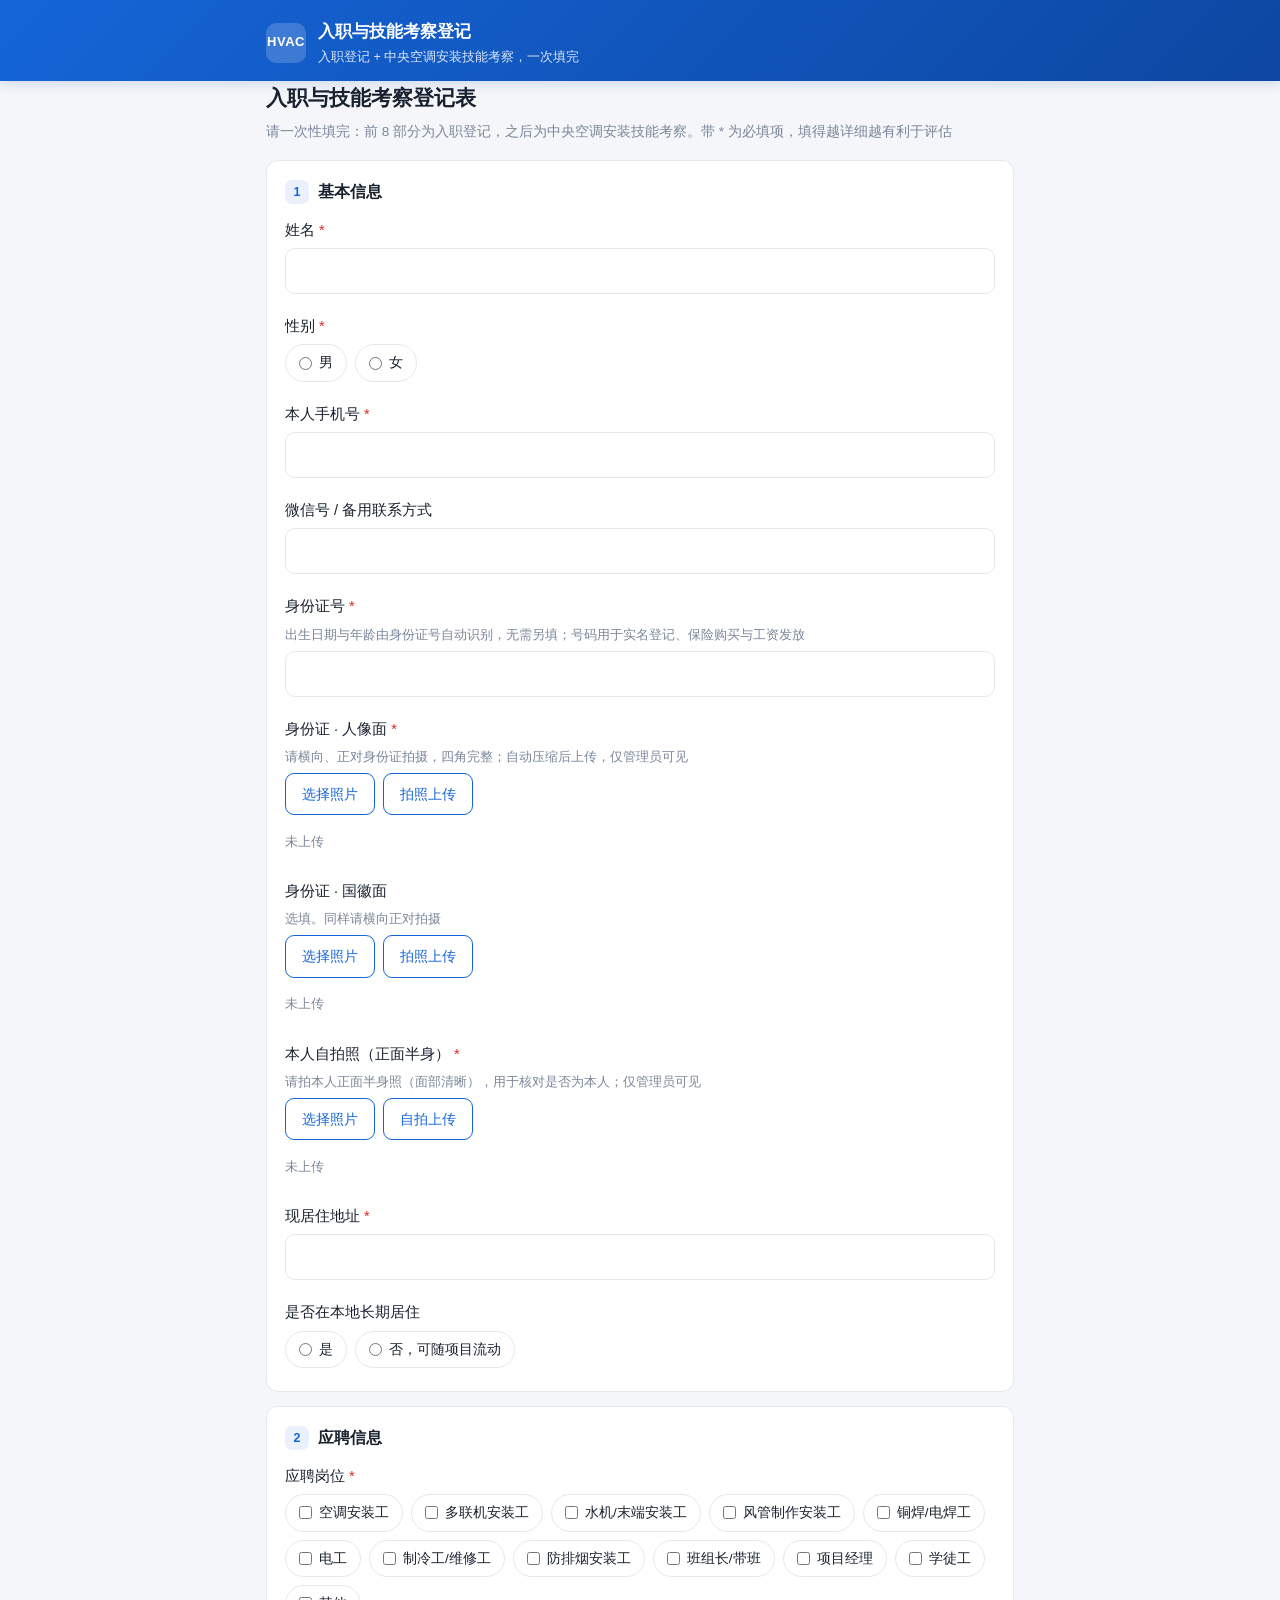
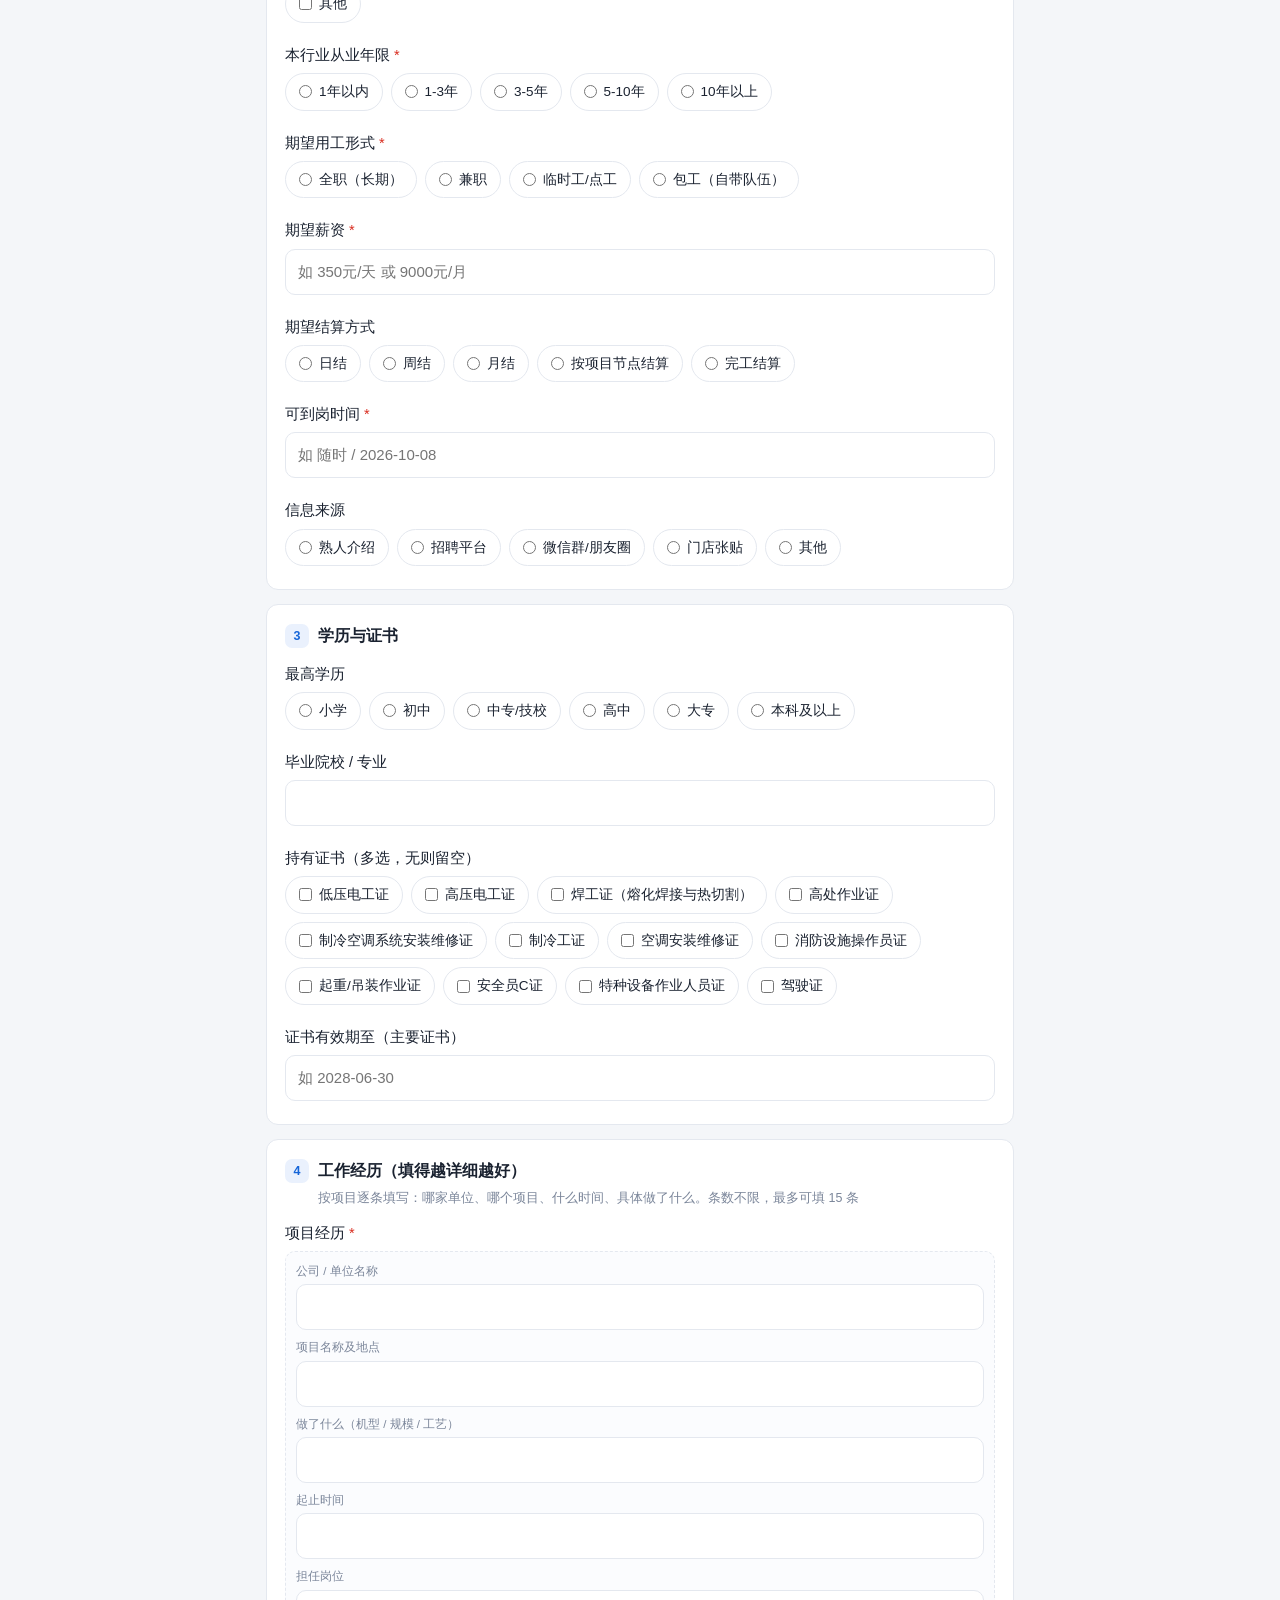
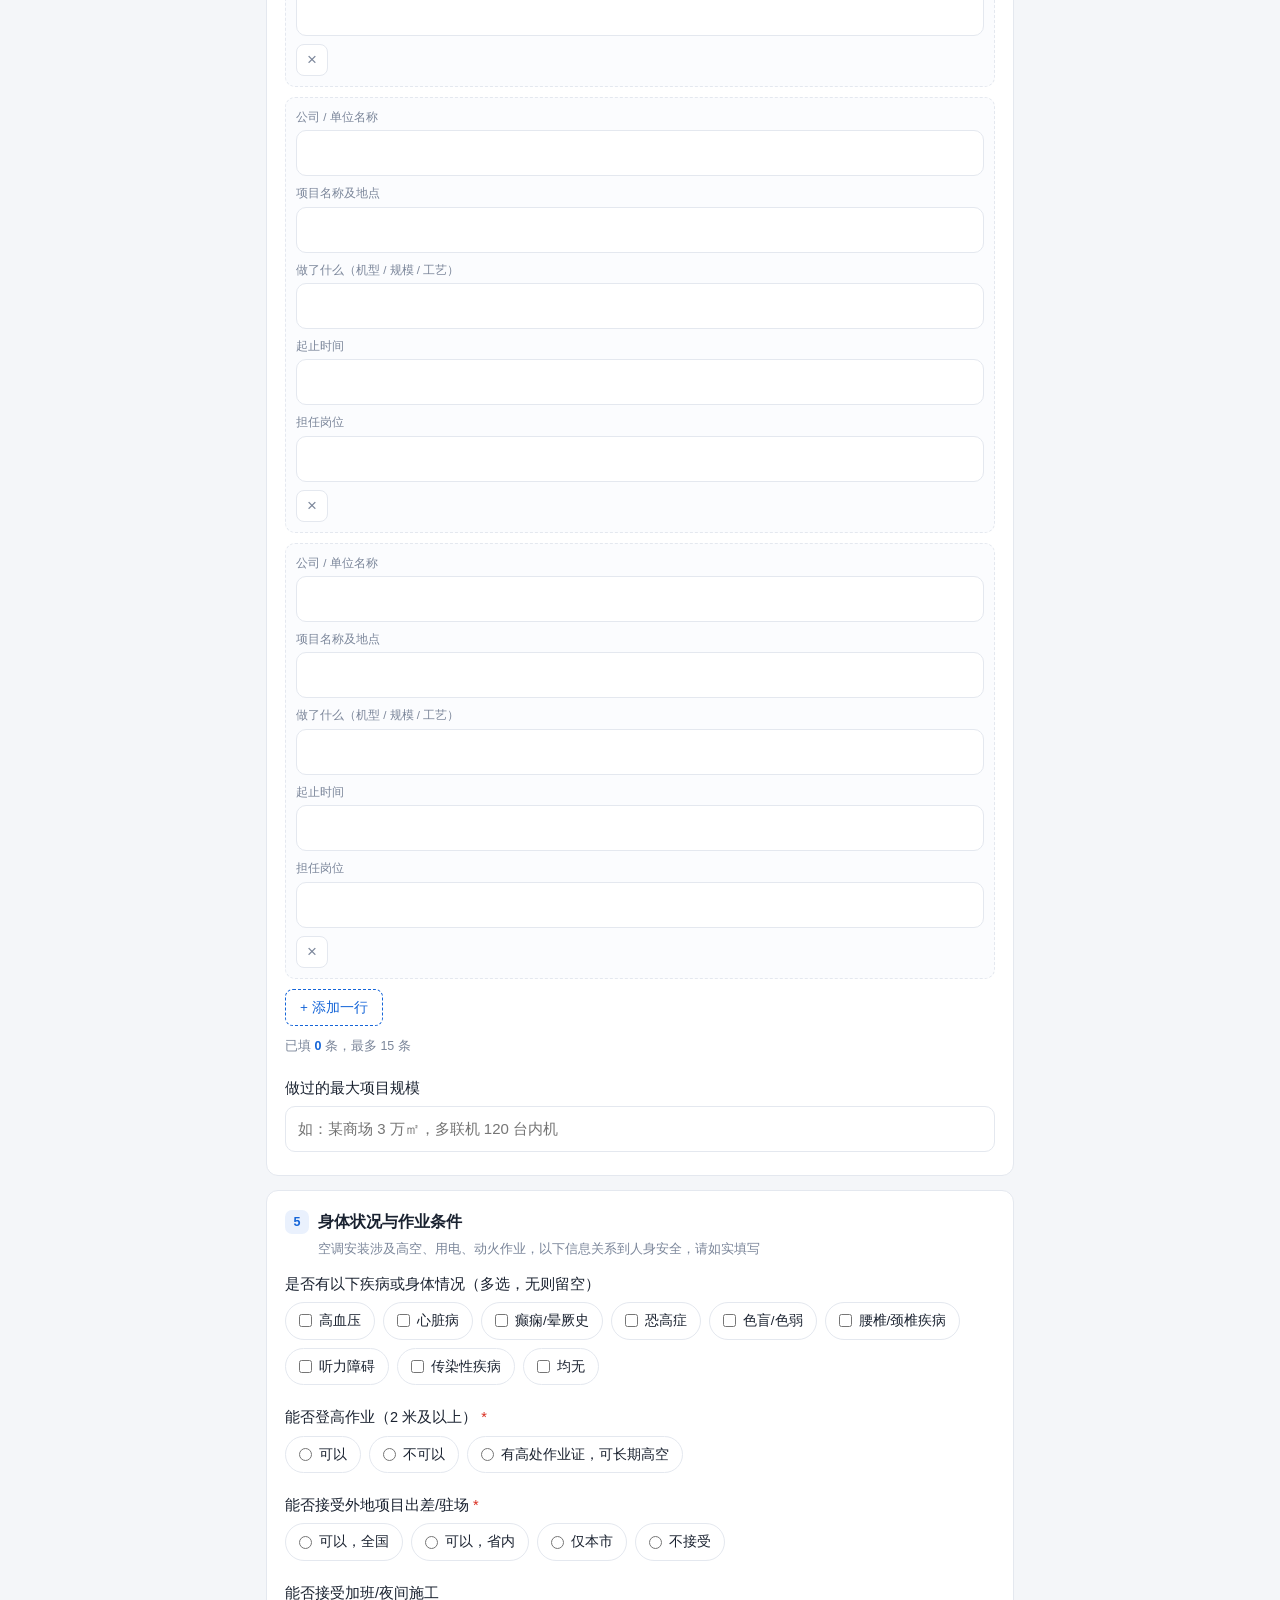
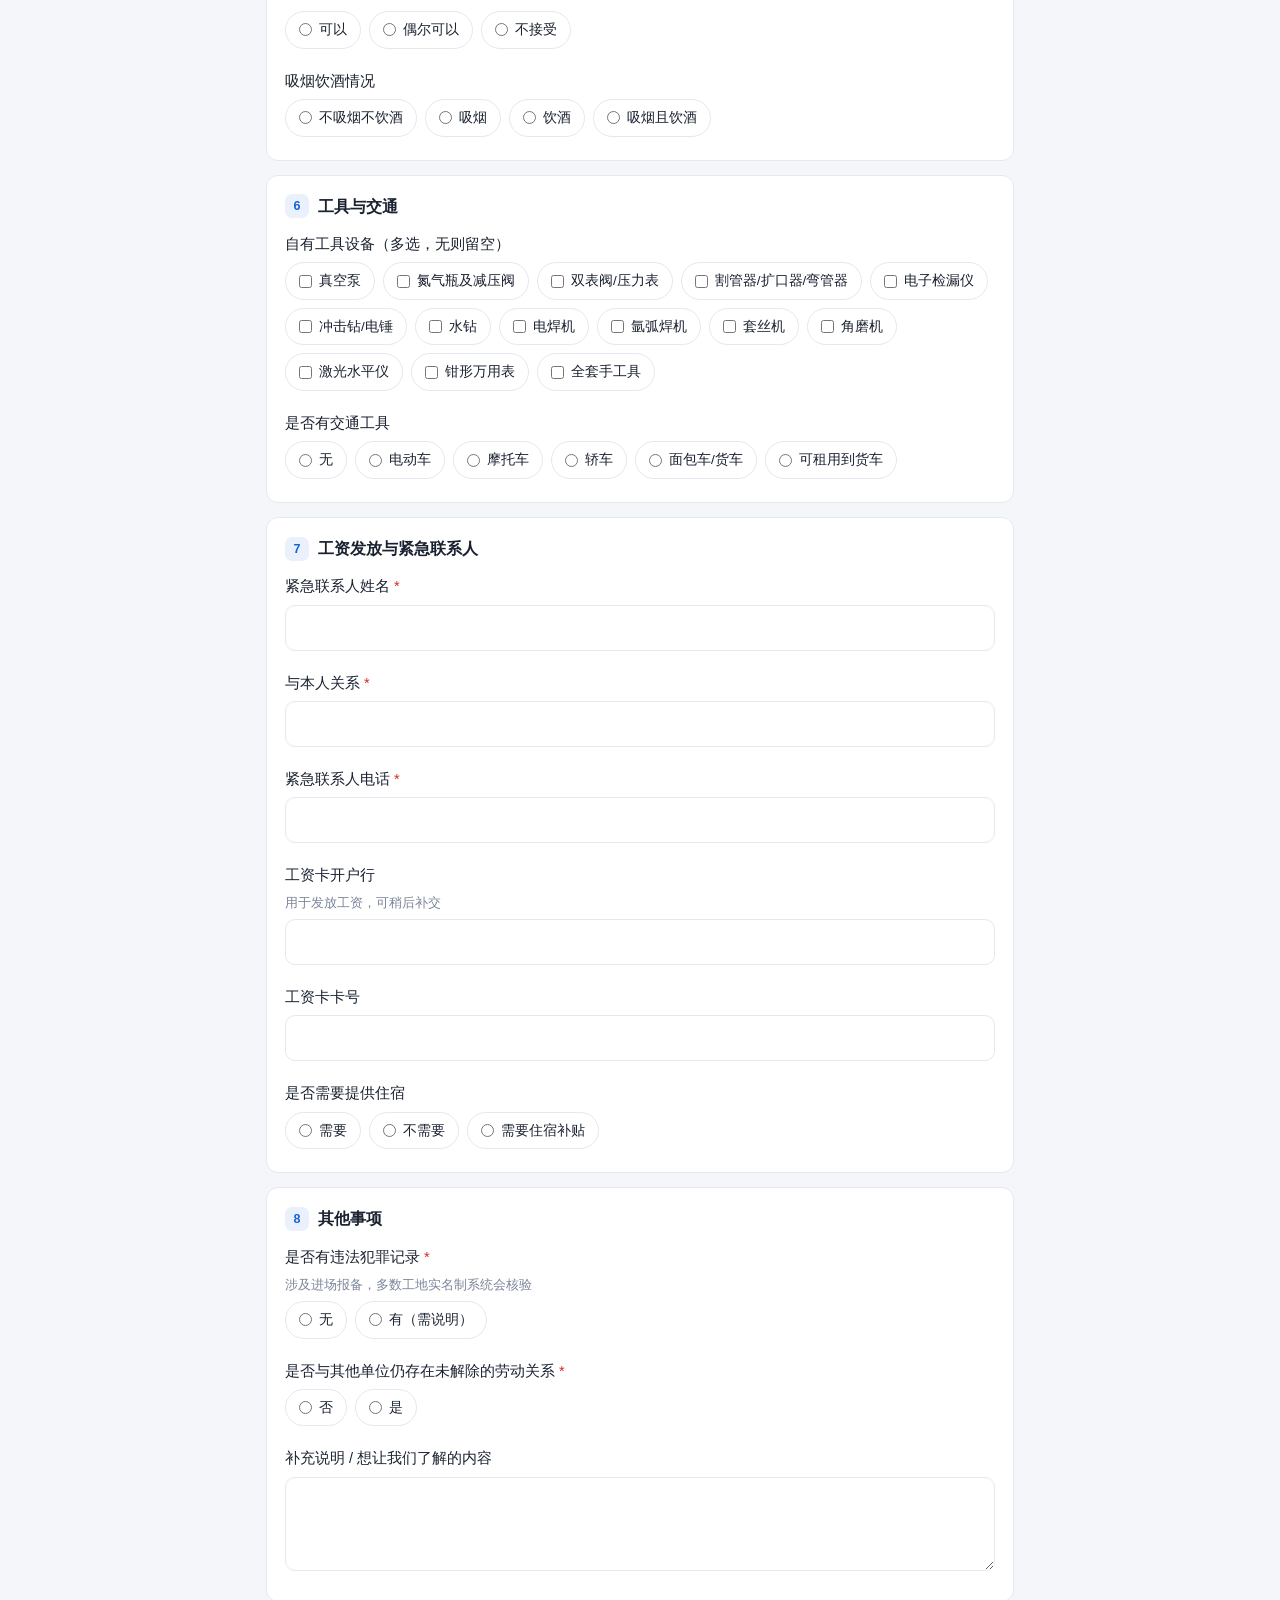
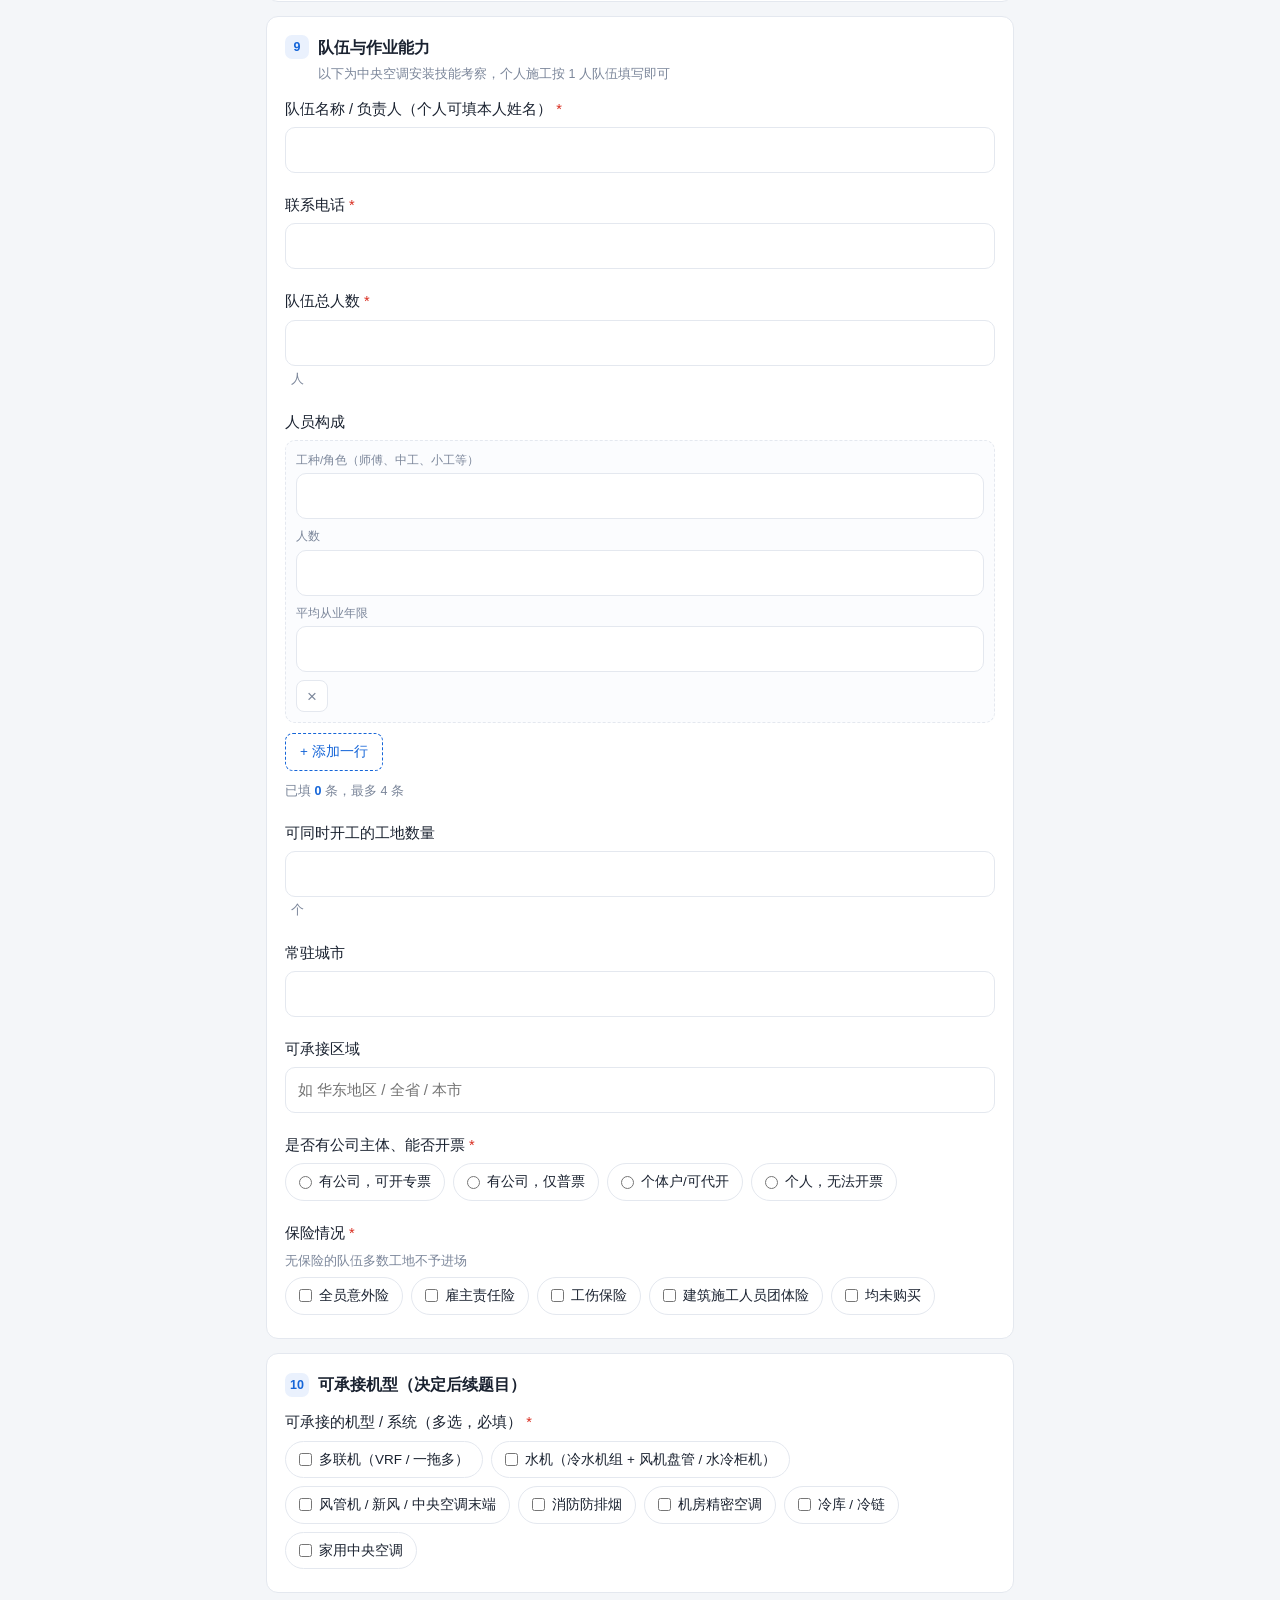
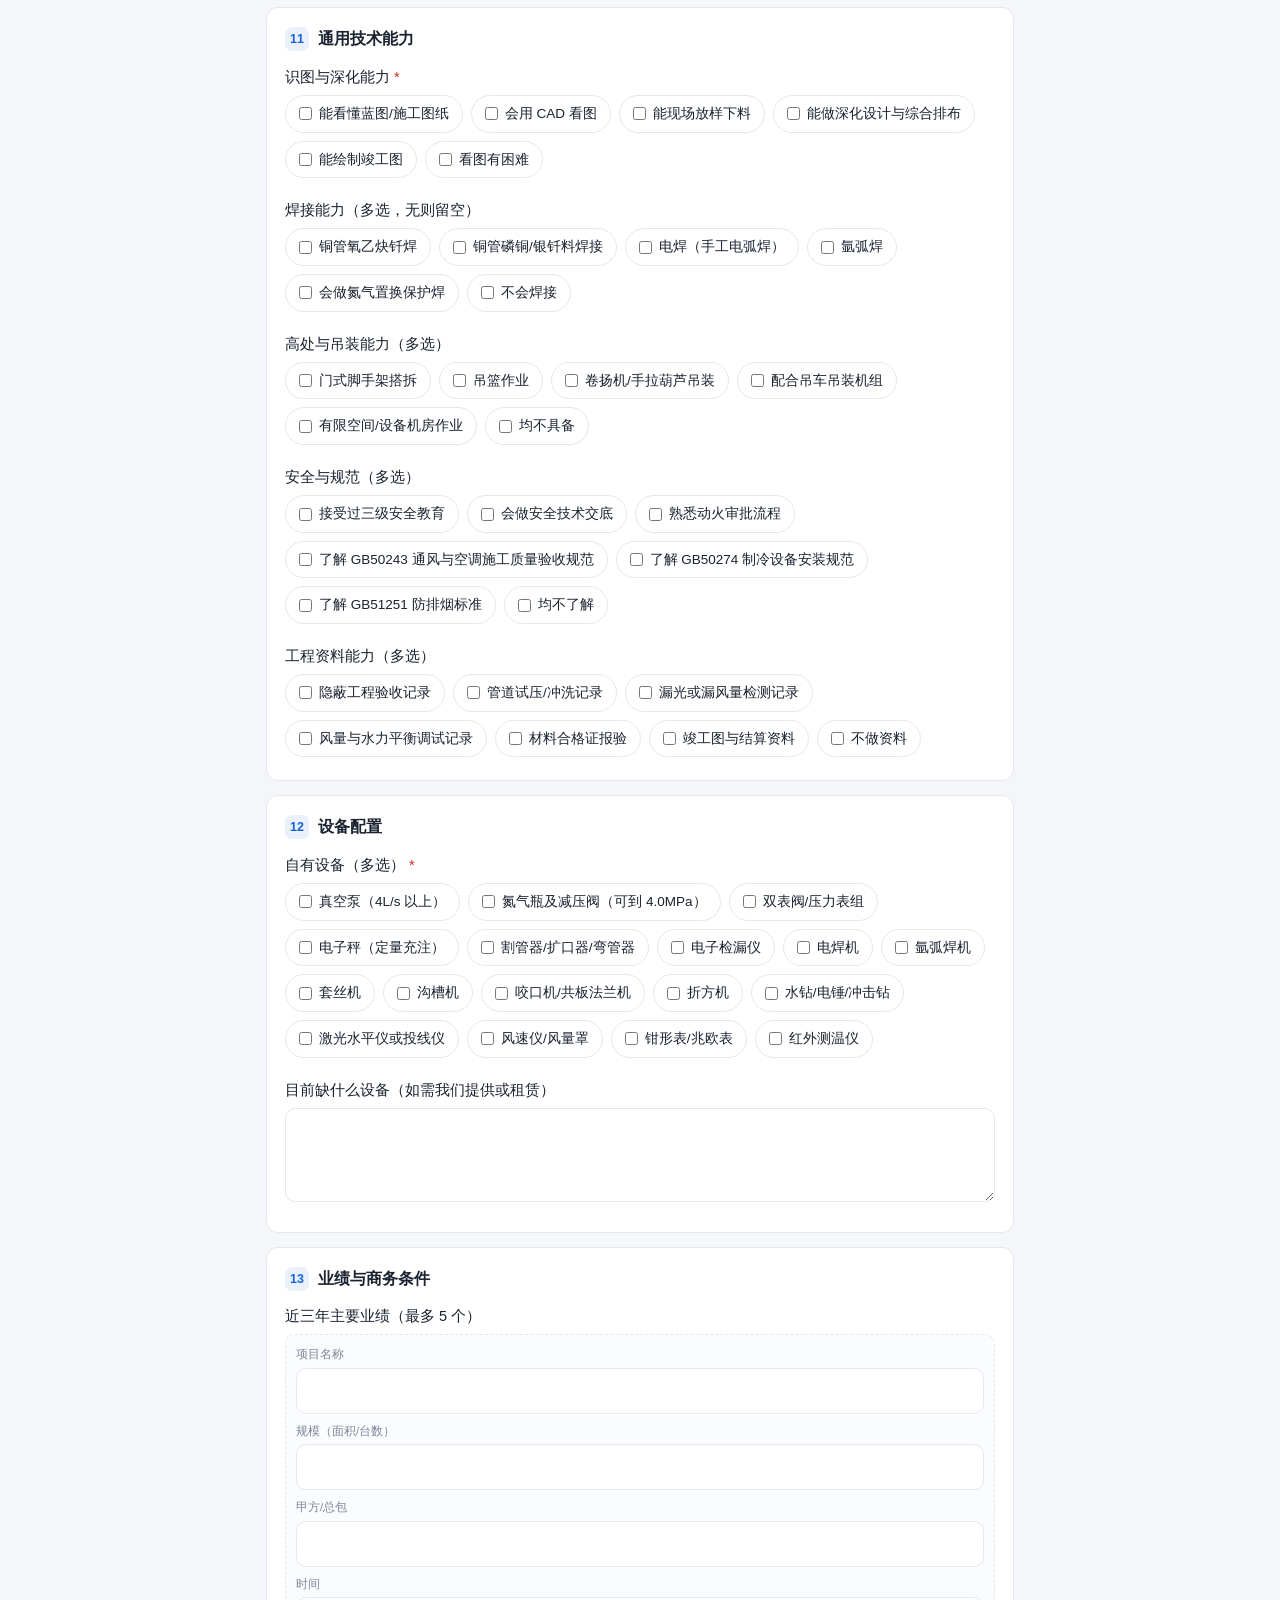
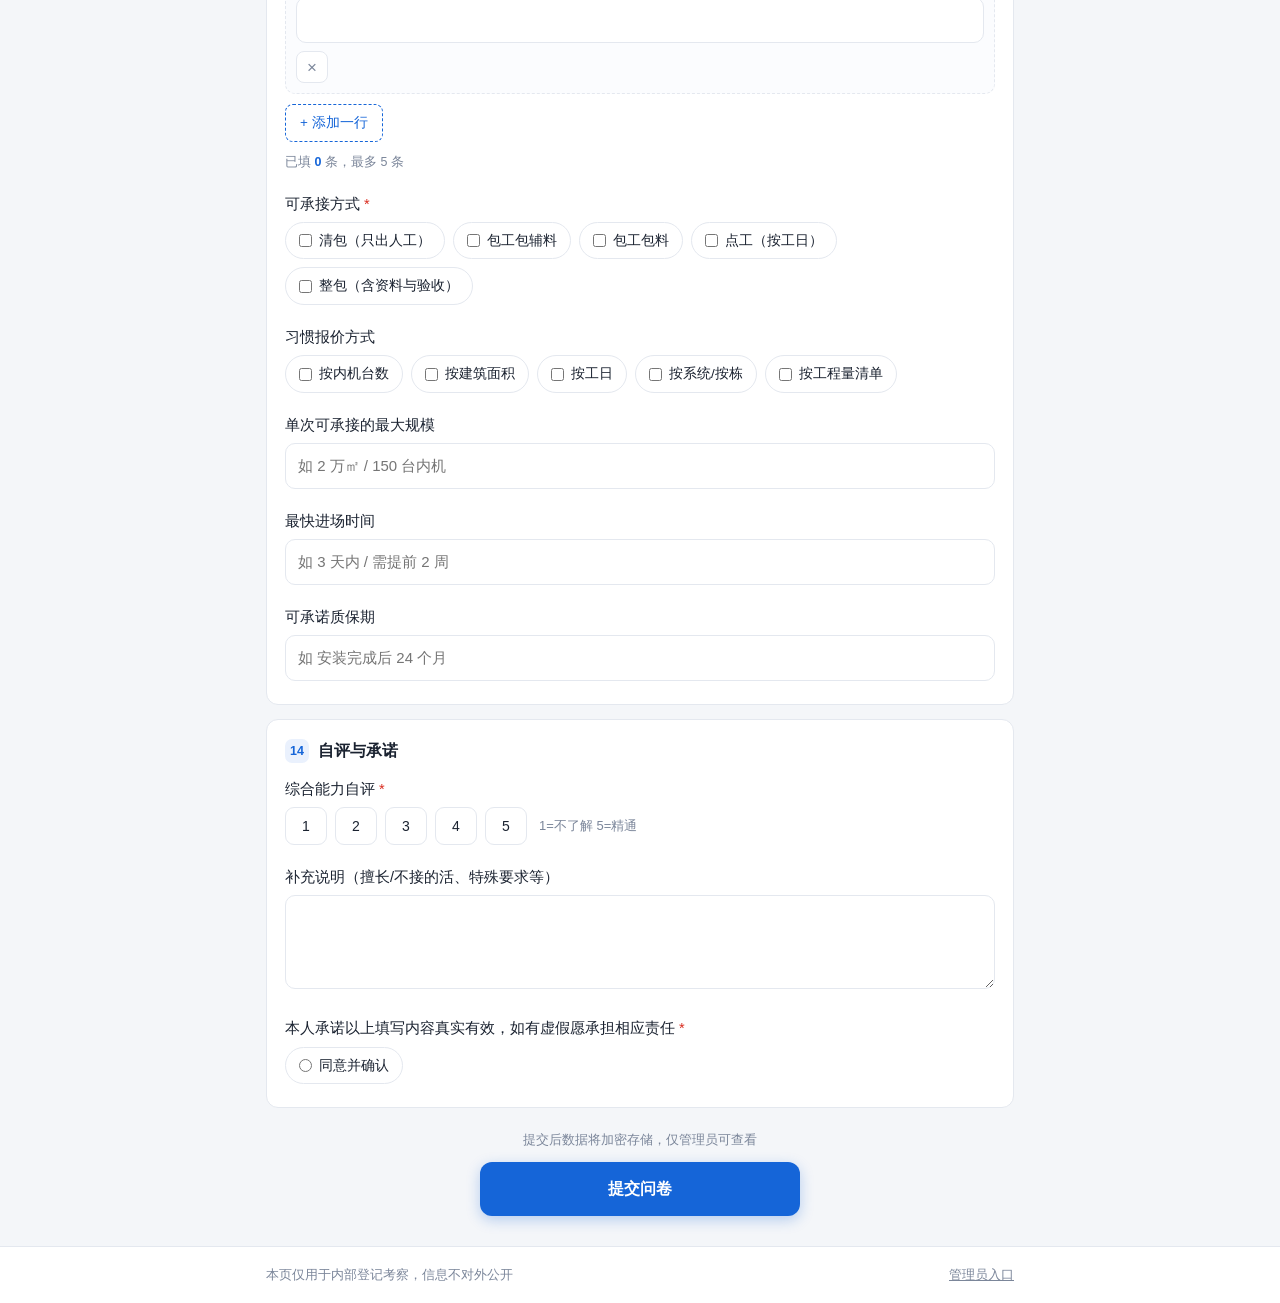
<file: public/index.html>
<!DOCTYPE html>
<html lang="zh-CN">
<head>
  <meta charset="UTF-8">
  <meta name="viewport" content="width=device-width, initial-scale=1, viewport-fit=cover">
  <title>入职与技能考察登记表</title>
  <meta name="description" content="入职登记与中央空调安装技能考察问卷">
  <link rel="stylesheet" href="styles.css">
</head>
<body>
  <header class="top">
    <div class="wrap">
      <div class="brand">
        <div class="logo">HVAC</div>
        <div>
          <h1>入职与技能考察登记</h1>
          <p>入职登记 + 中央空调安装技能考察，一次填完</p>
        </div>
      </div>
      <nav id="tabs" class="tabs"></nav>
    </div>
  </header>

  <main class="wrap" id="formHost"></main>

  <footer class="foot">
    <div class="wrap">
      <span>本页仅用于内部登记考察，信息不对外公开</span>
      <a href="/admin.html">管理员入口</a>
    </div>
  </footer>

  <script src="idcard.js"></script>
  <script src="schema.js"></script>
  <script src="app.js"></script>
</body>
</html>
</file>
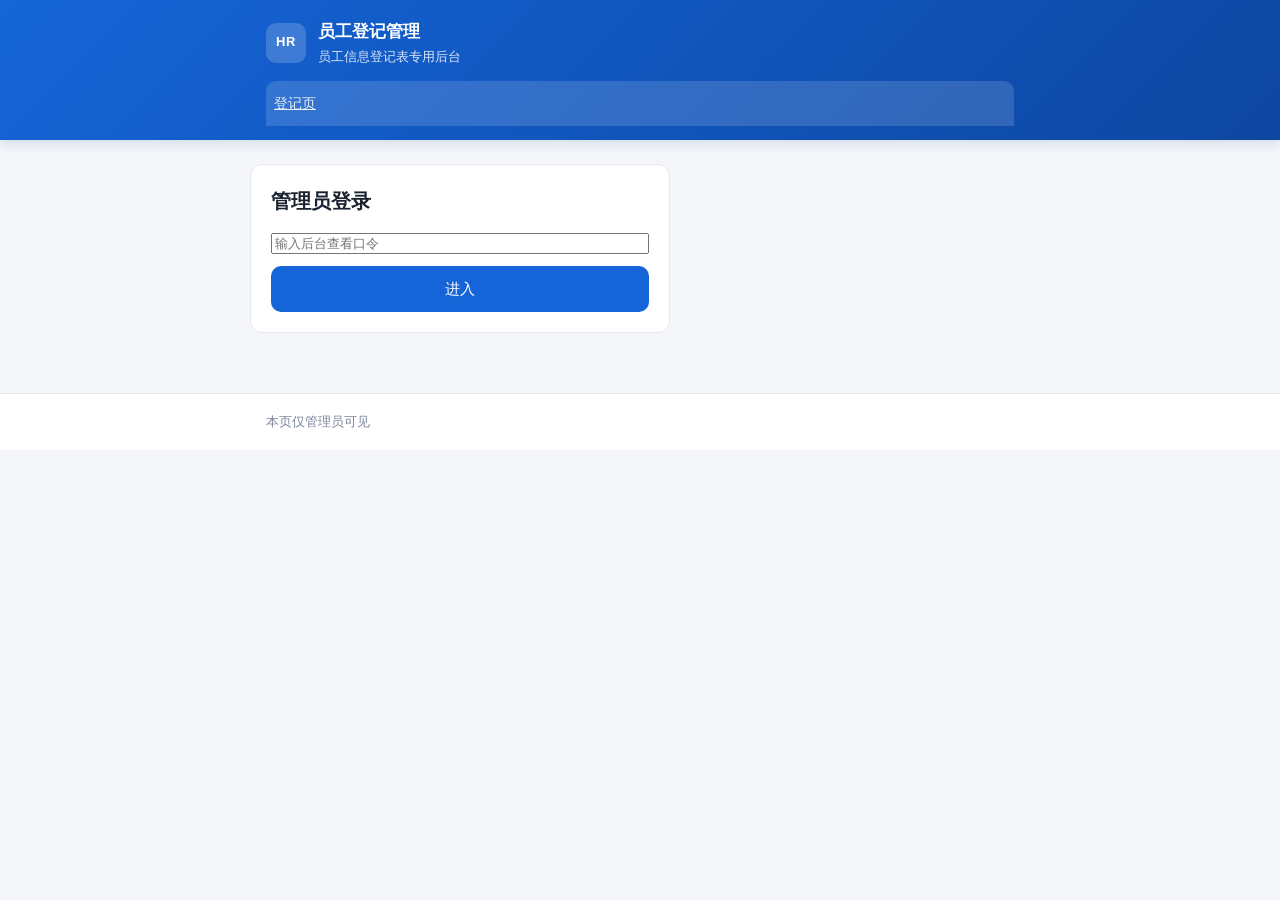
<file: public/admin-employee.html>
<!DOCTYPE html>
<html lang="zh-CN">
<head>
<meta charset="UTF-8">
<meta name="viewport" content="width=device-width, initial-scale=1">
<title>员工登记管理</title>
<link rel="stylesheet" href="styles.css">
</head>
<body>
  <header class="top">
    <div class="wrap">
      <div class="brand">
        <div class="logo">HR</div>
        <div>
          <h1>员工登记管理</h1>
          <p>员工信息登记表专用后台</p>
        </div>
      </div>
      <nav class="tabs"><a class="tab" href="/employee.html">登记页</a></nav>
    </div>
  </header>

  <main class="wrap adminbox" id="host"></main>

  <footer class="foot">
    <div class="wrap"><span>本页仅管理员可见</span></div>
  </footer>

  <script src="admin-employee.js"></script>
</body>
</html>
</file>
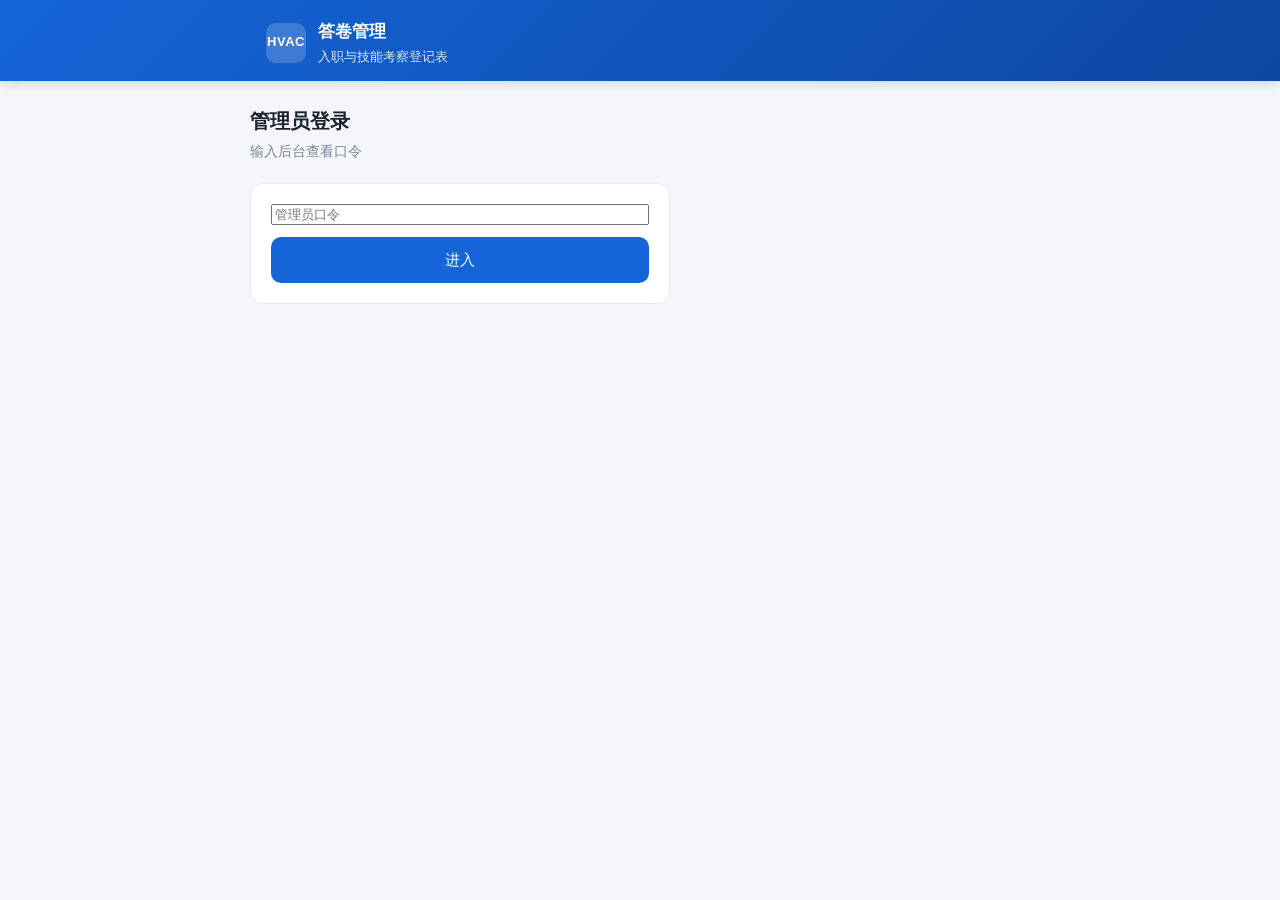
<file: public/admin.html>
<!DOCTYPE html>
<html lang="zh-CN">
<head>
  <meta charset="UTF-8">
  <meta name="viewport" content="width=device-width, initial-scale=1">
  <title>答卷管理 · 后台</title>
  <link rel="stylesheet" href="styles.css">
</head>
<body>
  <header class="top">
    <div class="wrap">
      <div class="brand">
        <div class="logo">HVAC</div>
        <div>
          <h1>答卷管理</h1>
          <p>入职与技能考察登记表</p>
        </div>
      </div>
    </div>
  </header>

  <main class="wrap adminbox"></main>

  <script src="schema.js"></script>
  <script src="admin.js"></script>
</body>
</html>
</file>
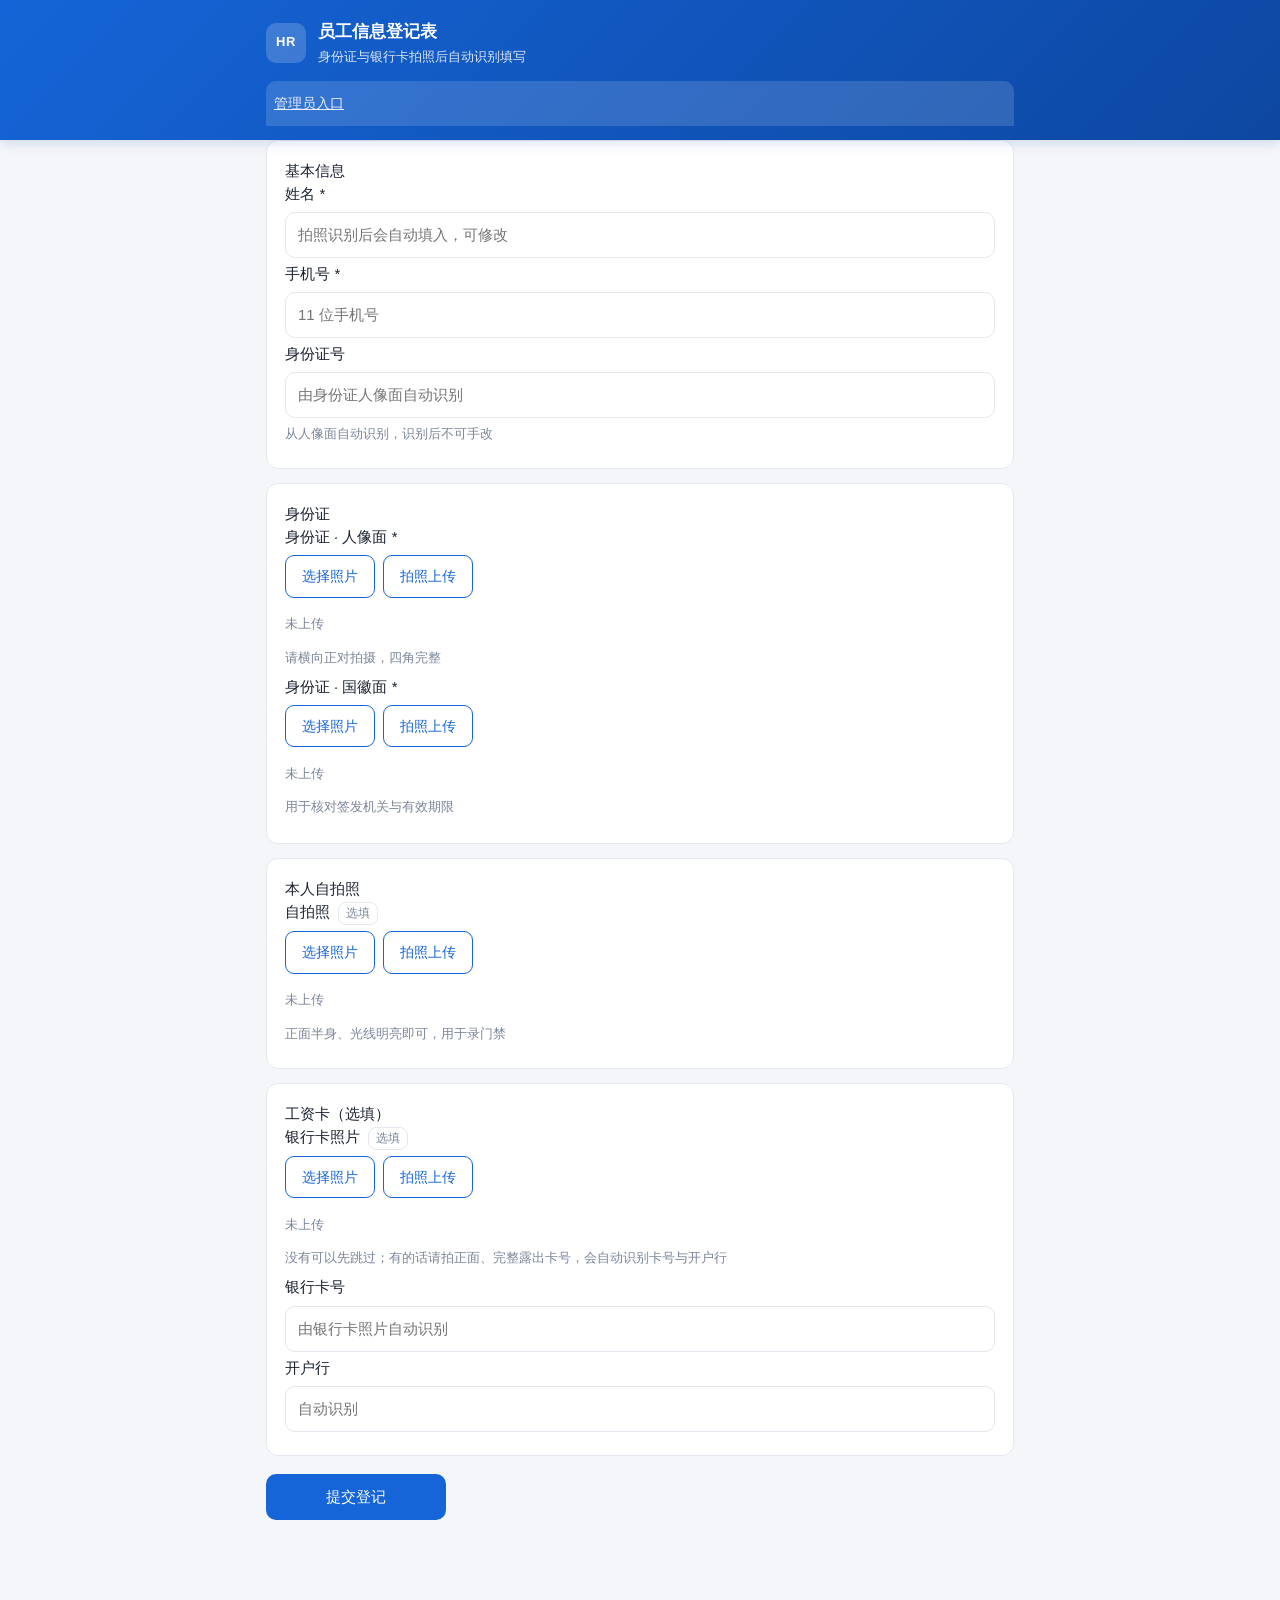
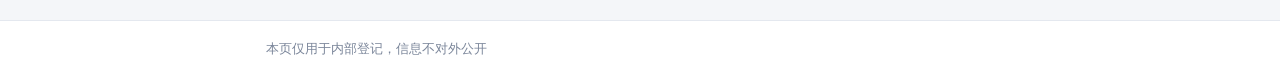
<file: public/employee.html>
<!DOCTYPE html>
<html lang="zh-CN">
<head>
<meta charset="UTF-8">
<meta name="viewport" content="width=device-width, initial-scale=1, viewport-fit=cover">
<title>员工信息登记表</title>
<meta name="description" content="员工身份证与银行卡信息登记，证件自动识别">
<link rel="stylesheet" href="styles.css">
</head>
<body>
  <header class="top">
    <div class="wrap">
      <div class="brand">
        <div class="logo">HR</div>
        <div>
          <h1>员工信息登记表</h1>
          <p>身份证与银行卡拍照后自动识别填写</p>
        </div>
      </div>
      <nav class="tabs"><a class="tab" href="/admin-employee.html">管理员入口</a></nav>
    </div>
  </header>

  <main class="wrap empbox">
    <form id="empForm" autocomplete="off" novalidate>
      <div class="group show">
        <div class="grouptitle">基本信息</div>

        <div class="field" data-field="name">
          <div class="label">姓名 <i>*</i></div>
          <div class="ctrl"><input type="text" name="name" placeholder="拍照识别后会自动填入，可修改"></div>
          <div class="err"></div>
        </div>

        <div class="field" data-field="phone">
          <div class="label">手机号 <i>*</i></div>
          <div class="ctrl"><input type="tel" name="phone" inputmode="numeric" placeholder="11 位手机号"></div>
          <div class="err"></div>
        </div>

        <div class="field" data-field="idcard">
          <div class="label">身份证号</div>
          <div class="ctrl"><input type="text" name="idcard" placeholder="由身份证人像面自动识别" readonly></div>
          <div class="hint">从人像面自动识别，识别后不可手改</div>
          <div class="err"></div>
        </div>
      </div>

      <div class="group show">
        <div class="grouptitle">身份证</div>

        <div class="field" data-field="front">
          <div class="label">身份证 · 人像面 <i>*</i></div>
          <div class="ctrl">
            <div class="photobox" data-name="front" data-kind="idcard" data-side="front">
              <div class="photobtns">
                <label class="pbtn">选择照片<input type="file" accept="image/*" hidden></label>
                <label class="pbtn">拍照上传<input type="file" accept="image/*" capture="environment" hidden></label>
              </div>
              <div class="preview"><span class="ph">未上传</span></div>
            </div>
          </div>
          <div class="hint">请横向正对拍摄，四角完整</div>
          <div class="ocrline" data-for="front"></div>
          <div class="err"></div>
        </div>

        <div class="field" data-field="back">
          <div class="label">身份证 · 国徽面 <i>*</i></div>
          <div class="ctrl">
            <div class="photobox" data-name="back" data-kind="idcard" data-side="back">
              <div class="photobtns">
                <label class="pbtn">选择照片<input type="file" accept="image/*" hidden></label>
                <label class="pbtn">拍照上传<input type="file" accept="image/*" capture="environment" hidden></label>
              </div>
              <div class="preview"><span class="ph">未上传</span></div>
            </div>
          </div>
          <div class="hint">用于核对签发机关与有效期限</div>
          <div class="ocrline" data-for="back"></div>
          <div class="err"></div>
        </div>
      </div>

      <div class="group show">
        <div class="grouptitle">本人自拍照</div>

        <div class="field" data-field="selfie">
          <div class="label">自拍照 <span class="opt">选填</span></div>
          <div class="ctrl">
            <div class="photobox" data-name="selfie" data-kind="none" data-side="face">
              <div class="photobtns">
                <label class="pbtn">选择照片<input type="file" accept="image/*" hidden></label>
                <label class="pbtn">拍照上传<input type="file" accept="image/*" capture="user" hidden></label>
              </div>
              <div class="preview"><span class="ph">未上传</span></div>
            </div>
          </div>
          <div class="hint">正面半身、光线明亮即可，用于录门禁</div>
          <div class="err"></div>
        </div>
      </div>

      <div class="group show">
        <div class="grouptitle">工资卡（选填）</div>

        <div class="field" data-field="card">
          <div class="label">银行卡照片 <span class="opt">选填</span></div>
          <div class="ctrl">
            <div class="photobox" data-name="card" data-kind="bankcard" data-side="front">
              <div class="photobtns">
                <label class="pbtn">选择照片<input type="file" accept="image/*" hidden></label>
                <label class="pbtn">拍照上传<input type="file" accept="image/*" capture="environment" hidden></label>
              </div>
              <div class="preview"><span class="ph">未上传</span></div>
            </div>
          </div>
          <div class="hint">没有可以先跳过；有的话请拍正面、完整露出卡号，会自动识别卡号与开户行</div>
          <div class="ocrline" data-for="card"></div>
          <div class="err"></div>
        </div>

        <div class="field" data-field="card_no">
          <div class="label">银行卡号</div>
          <div class="ctrl"><input type="text" name="card_no" placeholder="由银行卡照片自动识别" readonly></div>
          <div class="err"></div>
        </div>

        <div class="field" data-field="card_bank">
          <div class="label">开户行</div>
          <div class="ctrl"><input type="text" name="card_bank" placeholder="自动识别" readonly></div>
          <div class="err"></div>
        </div>
      </div>

      <div class="empfoot">
        <button type="submit" class="btn" id="empSubmit">提交登记</button>
        <p class="dim" id="empMsg"></p>
      </div>
    </form>
  </main>

  <footer class="foot">
    <div class="wrap">
      <span>本页仅用于内部登记，信息不对外公开</span>
    </div>
  </footer>

  <script src="employee.js"></script>
</body>
</html>
</file>
<file: public/styles.css>
:root {
  --bg: #f4f6f9;
  --card: #ffffff;
  --line: #e4e8ef;
  --text: #1a2230;
  --dim: #7b869a;
  --brand: #1565d8;
  --brand-soft: #eaf1fd;
  --danger: #d92d20;
  --ok: #0f9d58;
  --radius: 12px;
}

* { box-sizing: border-box; }

body {
  margin: 0;
  background: var(--bg);
  color: var(--text);
  font: 15px/1.6 -apple-system, BlinkMacSystemFont, "Segoe UI", "PingFang SC", "Microsoft YaHei", sans-serif;
  -webkit-text-size-adjust: 100%;
}

.wrap { max-width: 780px; margin: 0 auto; padding: 0 16px; }

/* ---------- header ---------- */
.top {
  background: linear-gradient(135deg, #1565d8, #0d47a1);
  color: #fff;
  padding: 18px 0 14px;
  position: sticky;
  top: 0;
  z-index: 20;
  box-shadow: 0 2px 12px rgba(13, 71, 161, .18);
}
.top .wrap { display: flex; flex-direction: column; gap: 14px; }
.brand { display: flex; align-items: center; gap: 12px; }
.logo {
  width: 40px; height: 40px; border-radius: 10px;
  background: rgba(255, 255, 255, .18);
  display: grid; place-items: center;
  font-weight: 700; font-size: 13px; letter-spacing: .5px;
}
.brand h1 { margin: 0; font-size: 17px; font-weight: 600; }
.brand p { margin: 2px 0 0; font-size: 12.5px; opacity: .85; }

.tabs { display: flex; gap: 6px; }
.tab {
  flex: 1;
  border: 0;
  background: rgba(255, 255, 255, .14);
  color: rgba(255, 255, 255, .88);
  padding: 11px 8px;
  font-size: 14px;
  font-family: inherit;
  border-radius: 10px 10px 0 0;
  cursor: pointer;
  transition: .15s;
}
.tab:hover { background: rgba(255, 255, 255, .22); }
.tab.on {
  background: var(--card);
  color: var(--brand);
  font-weight: 600;
}

/* ---------- form ---------- */
main { padding: 22px 16px 60px; }

.formhead { margin-bottom: 18px; }
.formhead h2 { margin: 0 0 6px; font-size: 21px; }
.formhead p { margin: 0; color: var(--dim); font-size: 13.5px; }

.group {
  background: var(--card);
  border: 1px solid var(--line);
  border-radius: var(--radius);
  padding: 18px;
  margin-bottom: 14px;
}
.group:not(.show) { display: none; }
.group h3 {
  margin: 0 0 4px;
  font-size: 16px;
  display: flex;
  align-items: center;
  gap: 9px;
}
.gno {
  width: 24px; height: 24px; border-radius: 7px;
  background: var(--brand-soft); color: var(--brand);
  font-size: 12.5px; font-weight: 700;
  display: inline-grid; place-items: center;
  flex: none;
}
.ghint { color: var(--dim); font-size: 12.5px; margin: 0 0 12px 33px; }
.gfields { display: flex; flex-direction: column; gap: 16px; margin-top: 14px; }

.field .label { font-size: 14.5px; font-weight: 500; margin-bottom: 6px; }
.field .label .opt { font-size: 12px; font-weight: 400; color: var(--dim); border: 1px solid var(--line); border-radius: 8px; padding: 1px 7px; margin-left: 4px; }
.req { color: var(--danger); }
.hint { color: var(--dim); font-size: 12.5px; margin: -2px 0 6px; }
.err { color: var(--danger); font-size: 12.5px; margin-top: 5px; min-height: 0; }
.field.bad input, .field.bad textarea, .field.bad select { border-color: var(--danger); }
.field.bad .opts { border: 1px solid var(--danger); border-radius: 10px; padding: 8px; }

input[type=text], input[type=tel], input[type=number], textarea, select {
  width: 100%;
  border: 1px solid var(--line);
  border-radius: 10px;
  padding: 10px 12px;
  font: inherit;
  font-size: 15px;
  background: #fff;
  color: var(--text);
  outline: none;
  transition: .15s;
}
input:focus, textarea:focus, select:focus { border-color: var(--brand); box-shadow: 0 0 0 3px var(--brand-soft); }
textarea { resize: vertical; }
.unit { color: var(--dim); font-size: 13px; margin-left: 6px; }

.opts { display: flex; flex-wrap: wrap; gap: 8px; }
.opt {
  display: inline-flex; align-items: center; gap: 7px;
  border: 1px solid var(--line);
  border-radius: 999px;
  padding: 7px 13px;
  font-size: 13.5px;
  cursor: pointer;
  background: #fff;
  transition: .12s;
  user-select: none;
}
.opt:hover { border-color: var(--brand); color: var(--brand); }
.opt input { accent-color: var(--brand); margin: 0; }
.opt:has(input:checked) {
  border-color: var(--brand);
  background: var(--brand-soft);
  color: var(--brand);
  font-weight: 500;
}

/* ---------- 照片上传 ---------- */
.photobtns { display: flex; gap: 8px; flex-wrap: wrap; }
.pbtn {
  display: inline-flex; align-items: center;
  border: 1px solid var(--brand);
  color: var(--brand);
  background: #fff;
  border-radius: 9px;
  padding: 9px 16px;
  font-size: 14px;
  cursor: pointer;
}
.pbtn:hover { background: var(--brand-soft); }
.preview {
  margin-top: 10px;
  display: flex; align-items: center; gap: 10px; flex-wrap: wrap;
  min-height: 34px;
}
.preview img {
  max-width: 220px; max-height: 140px;
  border: 1px solid var(--line); border-radius: 8px;
  background: #f7f9fc;
}
.ph { color: var(--dim); font-size: 13px; }
.phsize { color: var(--dim); font-size: 12px; }
.delphoto {
  border: 1px solid var(--line); background: #fff; color: var(--dim);
  border-radius: 8px; padding: 5px 10px; font: inherit; font-size: 12.5px; cursor: pointer;
}
.delphoto:hover { color: var(--danger); border-color: var(--danger); }
.warn { color: #b54708; font-size: 14px; }
.idcardimgs { display: flex; gap: 14px; flex-wrap: wrap; margin-top: 8px; }
.idcardimgs figure { margin: 0; }
.idcardimgs img {
  max-width: 300px; width: 100%;
  border: 1px solid var(--line); border-radius: 10px; display: block;
}
.idcardimgs figcaption { color: var(--dim); font-size: 12.5px; margin-top: 6px; text-align: center; }

/* scale */
.scale { display: flex; align-items: center; gap: 8px; flex-wrap: wrap; }
.sbtn {
  width: 42px; height: 38px;
  border: 1px solid var(--line);
  background: #fff;
  border-radius: 9px;
  font: inherit; font-size: 14px;
  cursor: pointer;
  color: var(--text);
}
.sbtn.on { background: var(--brand); border-color: var(--brand); color: #fff; font-weight: 600; }
.scaletxt { color: var(--dim); font-size: 13px; margin-left: 4px; }

/* rows */
.rows { display: flex; flex-direction: column; gap: 10px; }
.row {
  display: grid;
  grid-template-columns: repeat(auto-fit, minmax(130px, 1fr)) auto;
  gap: 8px;
  align-items: end;
  border: 1px dashed var(--line);
  border-radius: 10px;
  padding: 10px;
  background: #fbfcfe;
}
.cell { display: flex; flex-direction: column; gap: 4px; }
.celllabel { font-size: 11.5px; color: var(--dim); }
.delrow {
  width: 32px; height: 32px;
  border: 1px solid var(--line);
  background: #fff; color: var(--dim);
  border-radius: 8px; cursor: pointer; font-size: 17px; line-height: 1;
}
.delrow:hover { color: var(--danger); border-color: var(--danger); }
.addrow {
  align-self: flex-start;
  border: 1px dashed var(--brand);
  color: var(--brand);
  background: #fff;
  border-radius: 8px;
  padding: 7px 14px;
  font: inherit; font-size: 13.5px; cursor: pointer;
}
.rowcount { color: var(--dim); font-size: 12.5px; }
.rowcount b { color: var(--brand); }

/* ---------- submit ---------- */
.submitbar { text-align: center; padding: 8px 0 30px; }
.subnote { color: var(--dim); font-size: 12.5px; margin-bottom: 12px; }
.submit {
  width: 100%;
  max-width: 320px;
  background: var(--brand);
  color: #fff;
  border: 0;
  border-radius: 12px;
  padding: 14px;
  font: inherit; font-size: 16px; font-weight: 600;
  cursor: pointer;
  box-shadow: 0 4px 14px rgba(21, 101, 216, .28);
}
.submit:disabled { opacity: .6; cursor: default; }

/* ---------- done ---------- */
.done { text-align: center; padding: 50px 20px; }
.doneicon {
  width: 66px; height: 66px; margin: 0 auto 16px;
  border-radius: 50%;
  background: #e6f6ee; color: var(--ok);
  display: grid; place-items: center; font-size: 32px;
}
.done h2 { margin: 0 0 8px; }
.done .dim { color: var(--dim); font-size: 13.5px; }
.donebtns { margin-top: 22px; }
.ghost {
  border: 1px solid var(--line);
  background: #fff; color: var(--text);
  border-radius: 10px; padding: 10px 22px;
  font: inherit; cursor: pointer;
}

/* ---------- toast ---------- */
#toast {
  position: fixed;
  left: 50%; bottom: 28px;
  transform: translate(-50%, 20px);
  background: #1a2230; color: #fff;
  padding: 11px 18px; border-radius: 10px;
  font-size: 14px; opacity: 0; pointer-events: none;
  transition: .2s; z-index: 50; max-width: 88vw; text-align: center;
}
#toast.on { opacity: 1; transform: translate(-50%, 0); }

/* ---------- footer ---------- */
.foot {
  border-top: 1px solid var(--line);
  background: #fff;
  padding: 18px 0;
  color: var(--dim);
  font-size: 12.5px;
}
.foot .wrap { display: flex; justify-content: space-between; gap: 10px; }
.foot a { color: var(--dim); }

/* ---------- 员工信息登记表 ---------- */
.empbox { padding-bottom: 60px; }
.empfoot { margin-top: 18px; display: flex; flex-direction: column; gap: 10px; align-items: flex-start; }
.empfoot .btn { min-width: 180px; }
.ocrline {
  margin-top: 8px; font-size: 13px; line-height: 1.6;
  color: var(--dim); word-break: break-all;
}
.ocrline.ok { color: #0f7b3d; }
.ocrline.warn { color: #b54708; }
.hint { font-size: 12.5px; color: var(--dim); margin-top: 6px; }

/* ---------- admin ---------- */
.adminbox { padding: 24px 0 60px; }
.adminbox h2 { margin: 0 0 4px; font-size: 20px; }
.adminbox .sub { color: var(--dim); font-size: 13.5px; margin: 0 0 20px; }

/* ---------- 后台：日期区间导出 / 每日邮件推送 ---------- */
.panel {
  background: #fff; border: 1px solid var(--line); border-radius: var(--radius);
  padding: 14px 16px; margin: 0 0 16px;
}
.panel h3 { margin: 0 0 10px; font-size: 15px; }
.panel h3:not(:first-child) { margin-top: 18px; }
.panelrow { display: flex; gap: 10px; flex-wrap: wrap; align-items: center; }
.panelrow label { display: flex; align-items: center; gap: 6px; font-size: 13.5px; color: var(--dim); }
.panelrow input[type=text], .panelrow input[type=date] { width: auto; padding: 8px 10px; font-size: 14px; }
.chip {
  border: 1px solid var(--line); background: #fff; color: var(--text);
  border-radius: 999px; padding: 6px 13px; font: inherit; font-size: 13px; cursor: pointer;
}
.chip:hover { border-color: var(--brand); color: var(--brand); }
.badge.ok, .badge.warn, .badge.bad { white-space: nowrap; }
.login {
  background: #fff; border: 1px solid var(--line);
  border-radius: var(--radius); padding: 20px;
  display: flex; flex-direction: column; gap: 12px; max-width: 420px;
}
.login input { width: 100%; }
.btn {
  background: var(--brand); color: #fff; border: 0;
  border-radius: 10px; padding: 11px 18px;
  font: inherit; cursor: pointer;
}
.btn.gray { background: #5b6675; }
.toolbar { display: flex; gap: 8px; flex-wrap: wrap; margin: 16px 0; align-items: center; }
.toolbar select { width: auto; min-width: 160px; }
.tblwrap { overflow-x: auto; background: #fff; border: 1px solid var(--line); border-radius: var(--radius); }
table { border-collapse: collapse; width: 100%; font-size: 13.5px; }
th, td { border-bottom: 1px solid var(--line); padding: 10px 12px; text-align: left; white-space: nowrap; }
th { background: #f7f9fc; font-weight: 600; position: sticky; top: 0; }
tr:hover td { background: #fafbfe; }
.detail { max-width: 780px; }
.detail h3 { margin: 18px 0 8px; font-size: 15px; }
.kv { display: grid; grid-template-columns: 160px minmax(0, 1fr); gap: 8px 16px; font-size: 13.5px; align-items: start; }
.kv div:nth-child(odd) { color: var(--dim); }
.kv div:nth-child(even) { min-width: 0; overflow-wrap: anywhere; line-height: 1.7; }
.kv div:nth-child(odd) { line-height: 1.7; }
.detail .kv + h3 { margin-top: 24px; }
.empty { padding: 30px; text-align: center; color: var(--dim); }
.mask { background: #fffbe9; }
.linkbtn { background: none; border: 0; color: var(--brand); cursor: pointer; font: inherit; padding: 0; text-decoration: underline; }
.badge { display: inline-block; padding: 2px 9px; border-radius: 10px; font-size: 12px; line-height: 1.5; white-space: nowrap; }
.badge.ok { background: #e4f6ea; color: #17803d; }
.badge.warn { background: #fdf0dc; color: #9a5b00; }
.badge.bad { background: #fce9e9; color: #b3261e; }
.badge.gray { background: #eef1f5; color: #666; }

@media (max-width: 640px) {
  .brand h1 { font-size: 15.5px; }
  .tab { font-size: 13px; padding: 10px 4px; }
  .group { padding: 14px; }
  .row { grid-template-columns: 1fr auto; }
  .kv { grid-template-columns: 104px minmax(0, 1fr); gap: 8px 12px; }
}
</file>
